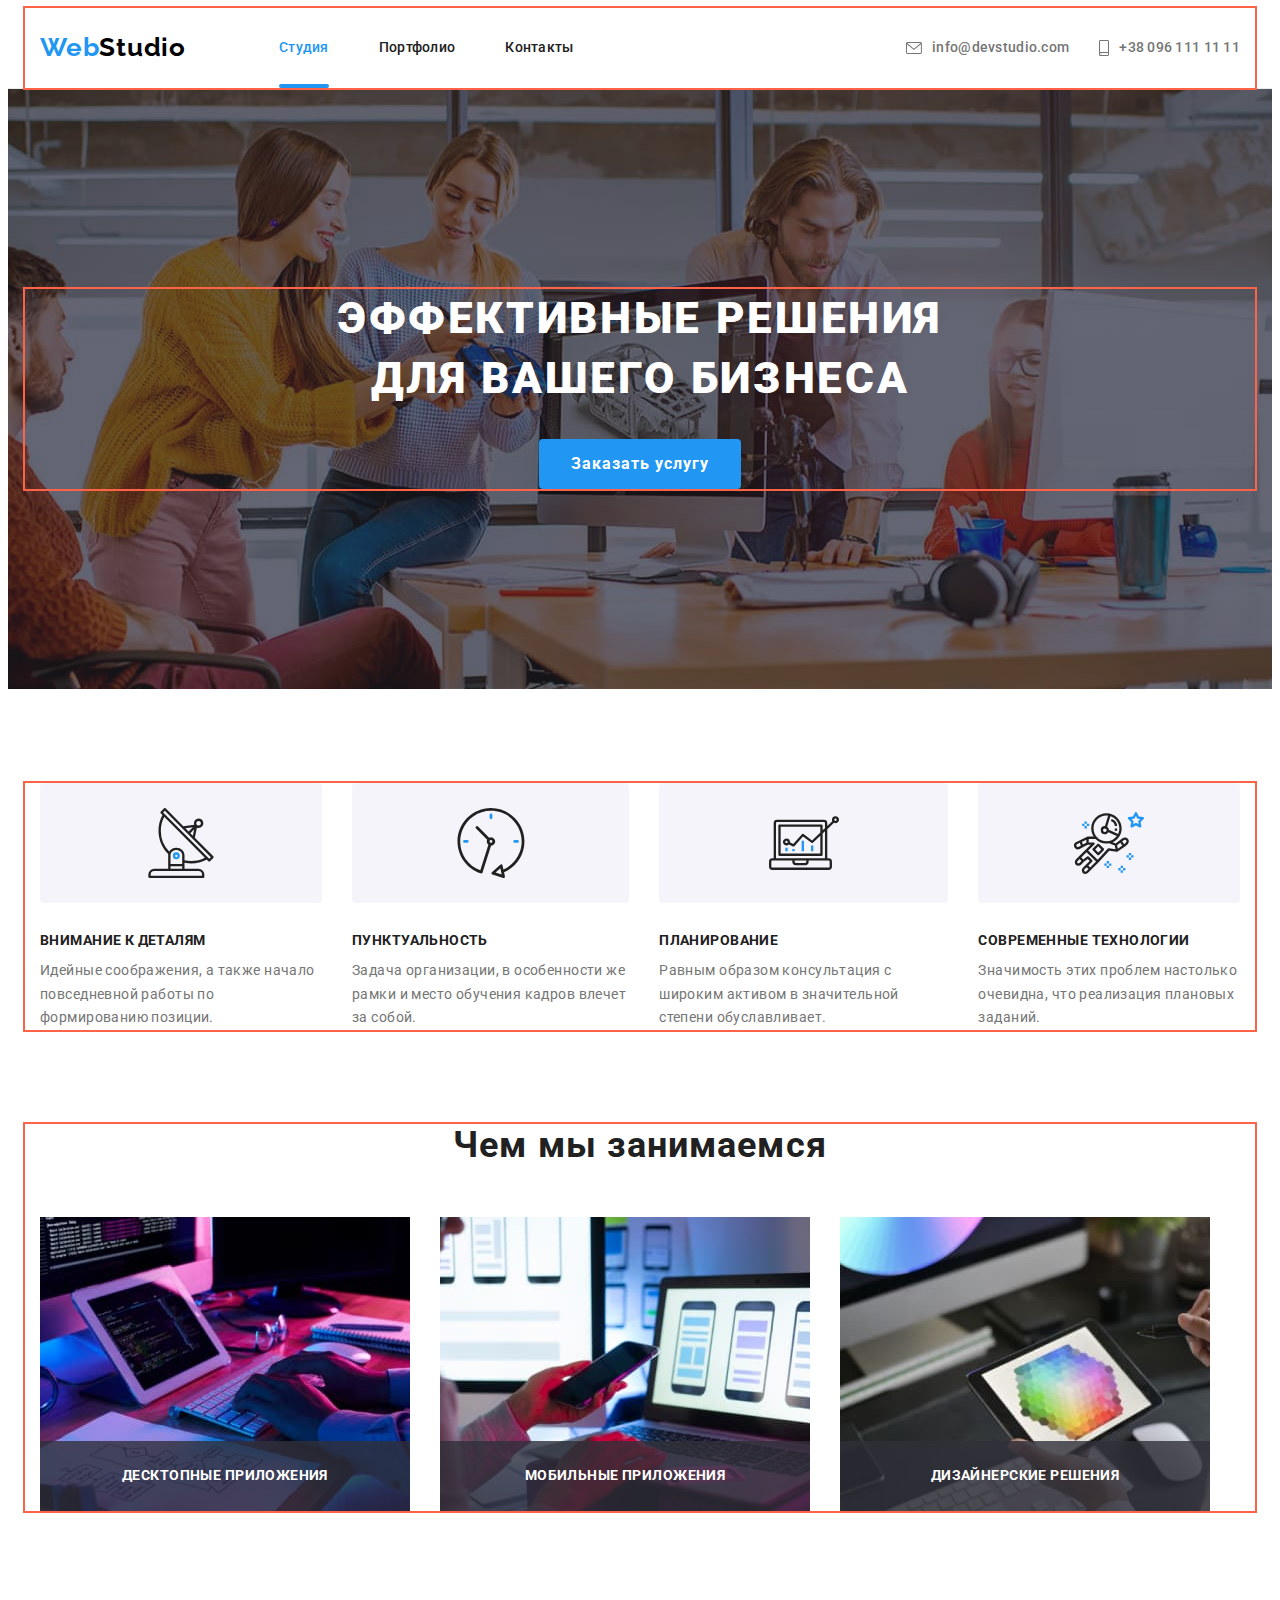
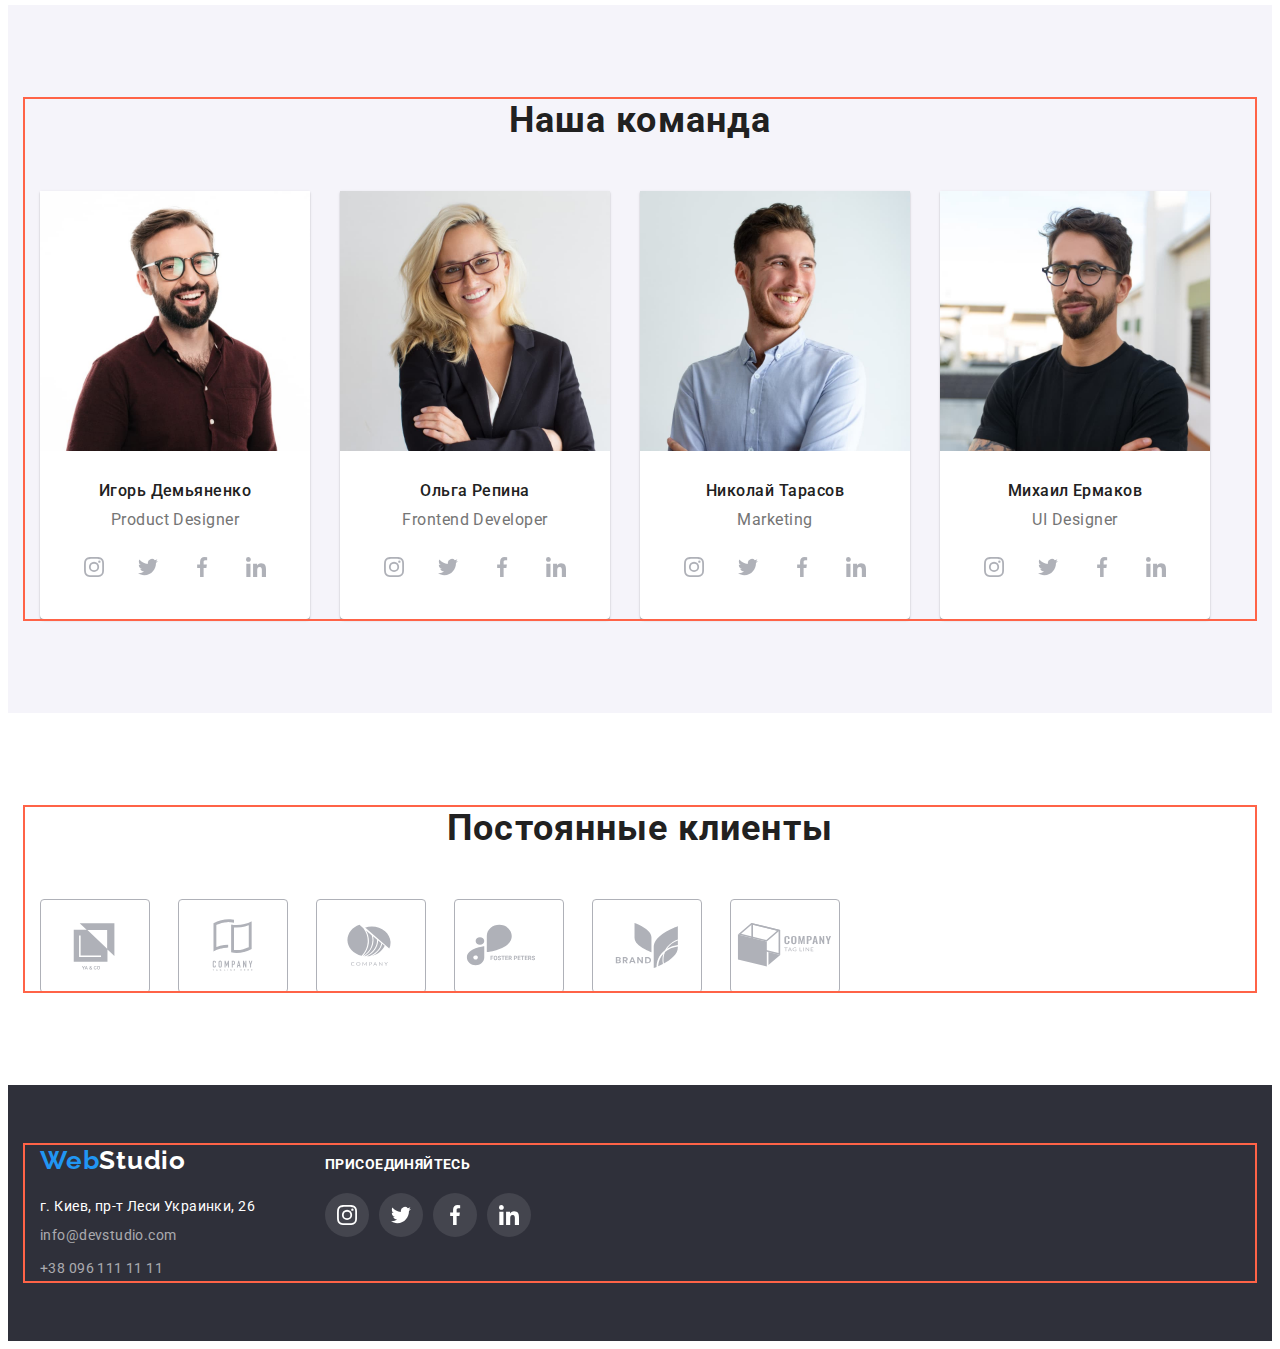
<file: index.html>
<!DOCTYPE html>
<html lang="ru">
  <head>
    <meta charset="UTF-8" />
    <meta http-equiv="X-UA-Compatible" content="IE=edge" />
    <meta name="viewport" content="width=device-width, initial-scale=1.0" />
    <link rel="preconnect" href="https://fonts.googleapis.com" />
    <link rel="preconnect" href="https://fonts.gstatic.com" crossorigin />
    <link
      href="https://fonts.googleapis.com/css2?family=Raleway:wght@700&family=Roboto:wght@400;500;700;900&display=swap"
      rel="stylesheet"
    />
    <link
      rel="stylesheet"
      href="https://cdnjs.cloudflare.com/ajax/libs/modern-normalize/1.1.0/modern-normalize.min.css"
      integrity="sha512-wpPYUAdjBVSE4KJnH1VR1HeZfpl1ub8YT/NKx4PuQ5NmX2tKuGu6U/JRp5y+Y8XG2tV+wKQpNHVUX03MfMFn9Q=="
      crossorigin="anonymous"
      referrerpolicy="no-referrer"
    />
    <title>Студия</title>
    <link rel="stylesheet" href="./css/styles.css" />
  </head>
  <body>
    <!-- Шапка сторінки-->
    <header class="header">
      <div class="container">
        <a href="./index.html" class="logo link">Web<span class="logo-header">Studio</span></a>
        <nav class="site-nav">
          <ul class="site-nav-list list">
            <li class="site-nav-item">
              <a href="./index.html" class="site-nav-link link current">Студия</a>
            </li>
            <li class="site-nav-item">
              <a href="./portfolio.html" class="site-nav-link link">Портфолио</a>
            </li>
            <li class="site-nav-item">
              <a href="/Контакты" class="site-nav-link link">Контакты</a>
            </li>
          </ul>
        </nav>
        <ul class="adrress-header list">
          <li class="adrress-header-item">
            <a href="mailto:info@devstudio.com" class="adrress-header-link link"
              ><svg class="icon-header" width="16" height="12">
                <use href="./images/icons.svg#icon-envelope"></use></svg
              >info@devstudio.com</a
            >
          </li>
          <li class="adrress-header-item">
            <a href="tel:+380961111111" class="adrress-header-link link"
              ><svg class="icon-header" width="10" height="16">
                <use href="./images/icons.svg#icon-smartphone"></use></svg
              >+38 096 111 11 11</a
            >
          </li>
        </ul>
      </div>
    </header>

    <!-- основний блок -->
    <main>
      <!-- баннер -->
      <section class="hero">
        <div class="container">
          <h1 class="hero-title">Эффективные решения для вашего бизнеса</h1>
          <button type="button" class="hero-btn" data-modal-open>Заказать услугу</button>
        </div>
      </section>

      <!-- Особенности -->
      <section class="specialty">
        <div class="container">
          <h2 class="visually-hidden">Особенности</h2>
          <ul class="specialty-list list">
            <li class="specialty-item">
              <div class="speciality-bg">
                <svg class="speciality-icon" width="70" height="70">
                  <use href="./images/icons.svg#icon-antenna"></use>
                </svg>
              </div>
              <h3 class="specialty-title">Внимание к деталям</h3>
              <p class="specialty-text">
                Идейные соображения, &#1072; также начало повседневной работы по формированию
                позиции.
              </p>
            </li>
            <li class="specialty-item">
              <div class="speciality-bg">
                <svg class="speciality-icon" width="70" height="70">
                  <use href="./images/icons.svg#icon-clock"></use>
                </svg>
              </div>
              <h3 class="specialty-title">Пунктуальность</h3>
              <p class="specialty-text">
                Задача организации, в особенности же рамки и место обучения кадров влечет за собой.
              </p>
            </li>
            <li class="specialty-item">
              <div class="speciality-bg">
                <svg class="speciality-icon" width="70" height="70">
                  <use href="./images/icons.svg#icon-diagram"></use>
                </svg>
              </div>
              <h3 class="specialty-title">Планирование</h3>
              <p class="specialty-text">
                Равным образом консультация &#1089; широким активом в значительной степени
                обуславливает.
              </p>
            </li>
            <li class="specialty-item">
              <div class="speciality-bg">
                <svg class="speciality-icon" width="70" height="70">
                  <use href="./images/icons.svg#icon-astronaut"></use>
                </svg>
              </div>
              <h3 class="specialty-title">Современные технологии</h3>
              <p class="specialty-text">
                Значимость этих проблем настолько очевидна, что реализация плановых заданий.
              </p>
            </li>
          </ul>
        </div>
      </section>

      <!-- чем занимаемся -->
      <section class="our-work">
        <div class="container">
          <h2 class="our-work-title">Чем мы занимаемся</h2>
          <ul class="our-work-list list">
            <li class="our-work-item">
              <div class="our-work-thumb">
                <img
                  src="./images/adaptive-programming.jpg"
                  alt="десктопные приложения"
                  width="370"
                  height="294"
                />
                <h3 class="our-work-sub-title">Десктопные приложения</h3>
              </div>
            </li>
            <li class="our-work-item">
              <div class="our-work-thumb">
                <img
                  src="./images/mobile-application-development.jpg"
                  alt="создание мобильной версии"
                  width="370"
                  height="294"
                />
                <h3 class="our-work-sub-title">Мобильные приложения</h3>
              </div>
            </li>
            <li class="our-work-item">
              <div class="our-work-thumb">
                <img src="./images/design.jpg" alt="оформление" width="370" height="294" />
                <h3 class="our-work-sub-title">Дизайнерские решения</h3>
              </div>
            </li>
          </ul>
        </div>
      </section>

      <!-- наша команда -->
      <section class="team">
        <div class="container">
          <h2 class="team-title">Наша команда</h2>
          <ul class="team-list list">
            <li class="team-item">
              <img
                src="./images/photo-ihor-demyanenko.jpg"
                alt="Игорь Демьяненко"
                width="270"
                height="260"
              />
              <div class="name-specialty">
                <h3 class="team-name">Игорь Демьяненко</h3>
                <p lang="en" class="team-specialty">Product Designer</p>
                <ul class="teams-soc-list list">
                  <li class="teams-soc-item">
                    <a href="" class="teams-soc-link link">
                      <svg class="teams-soc-icon" width="20" height="20">
                        <use href="./images/icons.svg#icon-instagram"></use>
                      </svg>
                    </a>
                  </li>
                  <li class="teams-soc-item">
                    <a href="" class="teams-soc-link link"
                      ><svg class="teams-soc-icon" width="20" height="20">
                        <use href="./images/icons.svg#icon-twitter"></use></svg
                    ></a>
                  </li>
                  <li class="teams-soc-item">
                    <a href="" class="teams-soc-link link"
                      ><svg class="teams-soc-icon" width="20" height="20">
                        <use href="./images/icons.svg#icon-facebook"></use></svg
                    ></a>
                  </li>
                  <li class="teams-soc-item">
                    <a href="" class="teams-soc-link link"
                      ><svg class="teams-soc-icon" width="20" height="20">
                        <use href="./images/icons.svg#icon-linkedin"></use></svg
                    ></a>
                  </li>
                </ul>
              </div>
            </li>
            <li class="team-item">
              <img
                src="./images/photo-olga-repina.jpg"
                alt="Ольга Репина"
                width="270"
                height="260"
              />
              <div class="name-specialty">
                <h3 class="team-name">Ольга Репина</h3>
                <p lang="en" class="team-specialty">Frontend Developer</p>
                <ul class="teams-soc-list list">
                  <li class="teams-soc-item">
                    <a href="" class="teams-soc-link link">
                      <svg class="teams-soc-icon" width="20" height="20">
                        <use href="./images/icons.svg#icon-instagram"></use>
                      </svg>
                    </a>
                  </li>
                  <li class="teams-soc-item">
                    <a href="" class="teams-soc-link link"
                      ><svg class="teams-soc-icon" width="20" height="20">
                        <use href="./images/icons.svg#icon-twitter"></use></svg
                    ></a>
                  </li>
                  <li class="teams-soc-item">
                    <a href="" class="teams-soc-link link"
                      ><svg class="teams-soc-icon" width="20" height="20">
                        <use href="./images/icons.svg#icon-facebook"></use></svg
                    ></a>
                  </li>
                  <li class="teams-soc-item">
                    <a href="" class="teams-soc-link link"
                      ><svg class="teams-soc-icon" width="20" height="20">
                        <use href="./images/icons.svg#icon-linkedin"></use></svg
                    ></a>
                  </li>
                </ul>
              </div>
            </li>
            <li class="team-item">
              <img
                src="./images/photo-nikolai-tarasov.jpg"
                alt="Николай Тарасов"
                width="270"
                height="260"
              />
              <div class="name-specialty">
                <h3 class="team-name">Николай Тарасов</h3>
                <p lang="en" class="team-specialty">Marketing</p>
                <ul class="teams-soc-list list">
                  <li class="teams-soc-item">
                    <a href="" class="teams-soc-link link">
                      <svg class="teams-soc-icon" width="20" height="20">
                        <use href="./images/icons.svg#icon-instagram"></use>
                      </svg>
                    </a>
                  </li>
                  <li class="teams-soc-item">
                    <a href="" class="teams-soc-link link"
                      ><svg class="teams-soc-icon" width="20" height="20">
                        <use href="./images/icons.svg#icon-twitter"></use></svg
                    ></a>
                  </li>
                  <li class="teams-soc-item">
                    <a href="" class="teams-soc-link link"
                      ><svg class="teams-soc-icon" width="20" height="20">
                        <use href="./images/icons.svg#icon-facebook"></use></svg
                    ></a>
                  </li>
                  <li class="teams-soc-item">
                    <a href="" class="teams-soc-link link"
                      ><svg class="teams-soc-icon" width="20" height="20">
                        <use href="./images/icons.svg#icon-linkedin"></use></svg
                    ></a>
                  </li>
                </ul>
              </div>
            </li>
            <li class="team-item">
              <img
                src="./images/photo-mihail-ermakov.jpg"
                alt="Михаил Ермаков"
                width="270"
                height="260"
              />
              <div class="name-specialty">
                <h3 class="team-name">Михаил Ермаков</h3>
                <p lang="en" class="team-specialty">UI Designer</p>
                <ul class="teams-soc-list list">
                  <li class="teams-soc-item">
                    <a href="" class="teams-soc-link link">
                      <svg class="teams-soc-icon" width="20" height="20">
                        <use href="./images/icons.svg#icon-instagram"></use>
                      </svg>
                    </a>
                  </li>
                  <li class="teams-soc-item">
                    <a href="" class="teams-soc-link link"
                      ><svg class="teams-soc-icon" width="20" height="20">
                        <use href="./images/icons.svg#icon-twitter"></use></svg
                    ></a>
                  </li>
                  <li class="teams-soc-item">
                    <a href="" class="teams-soc-link link"
                      ><svg class="teams-soc-icon" width="20" height="20">
                        <use href="./images/icons.svg#icon-facebook"></use></svg
                    ></a>
                  </li>
                  <li class="teams-soc-item">
                    <a href="" class="teams-soc-link link"
                      ><svg class="teams-soc-icon" width="20" height="20">
                        <use href="./images/icons.svg#icon-linkedin"></use></svg
                    ></a>
                  </li>
                </ul>
              </div>
            </li>
          </ul>
        </div>
      </section>

      <!-- Постоянные клиенты -->
      <section class="clients">
        <div class="container">
          <h2 class="clients-title">Постоянные клиенты</h2>
          <ul class="clients-list list">
            <li class="clients-item">
              <a href="" class="clients-link link"
                ><svg class="clients-logo" width="106" height="60">
                  <use href="./images/icons.svg#icon-client-1"></use></svg
              ></a>
            </li>
            <li class="clients-item">
              <a href="" class="clients-link link"
                ><svg class="clients-logo" width="106" height="60">
                  <use href="./images/icons.svg#icon-client-2"></use></svg
              ></a>
            </li>
            <li class="clients-item">
              <a href="" class="clients-link link"
                ><svg class="clients-logo" width="106" height="60">
                  <use href="./images/icons.svg#icon-client-3"></use></svg
              ></a>
            </li>
            <li class="clients-item">
              <a href="" class="clients-link link"
                ><svg class="clients-logo" width="106" height="60">
                  <use href="./images/icons.svg#icon-client-4"></use></svg
              ></a>
            </li>
            <li class="clients-item">
              <a href="" class="clients-link link"
                ><svg class="clients-logo" width="106" height="60">
                  <use href="./images/icons.svg#icon-client-5"></use></svg
              ></a>
            </li>
            <li class="clients-item">
              <a href="" class="clients-link link"
                ><svg class="clients-logo" width="106" height="60">
                  <use href="./images/icons.svg#icon-client-6"></use></svg
              ></a>
            </li>
          </ul>
        </div>
      </section>
    </main>

    <!-- футер -->
    <footer class="footer">
      <div class="container">
        <div>
          <a href="./index.html" class="logo link">Web<span class="logo-footer">Studio</span></a>
          <address class="contacts">
            <ul class="contacts-list list">
              <li class="contacts-item">
                <a
                  href="https://www.google.com.ua/maps/place/%D0%B1%D1%83%D0%BB%D1%8C%D0%B2%D0%B0%D1%80+%D0%9B%D0%B5%D1%81%D1%96+%D0%A3%D0%BA%D1%80%D0%B0%D1%97%D0%BD%D0%BA%D0%B8,+26,+%D0%9A%D0%B8%D1%97%D0%B2,+02000/@50.4265841,30.5361971,17z/data=!4m13!1m7!3m6!1s0x40d4cf0e033ecbe9:0x57a4dffefec77da0!2z0LHRg9C70YzQstCw0YAg0JvQtdGB0ZYg0KPQutGA0LDRl9C90LrQuCwgMjYsINCa0LjRl9CyLCAwMjAwMA!3b1!8m2!3d50.4265807!4d30.5383858!3m4!1s0x40d4cf0e033ecbe9:0x57a4dffefec77da0!8m2!3d50.4265807!4d30.5383858?hl=uk"
                  target="_blank"
                  rel="noopener noreferrer"
                  class="address link"
                  >г. Киев, пр-т Леси Украинки, 26</a
                >
              </li>
              <li class="contacts-item">
                <a href="mailto:info@devstudio.com" class="footer-contacts link"
                  >info@devstudio.com</a
                >
              </li>
              <li class="contacts-item">
                <a href="tel:+380961111111" class="footer-contacts link">+38 096 111 11 11</a>
              </li>
            </ul>
          </address>
        </div>
        <div class="social">
          <p class="social-title">присоединяйтесь</p>
          <ul class="social-list list">
            <li class="social-list-item">
              <a href="" class="social-link link">
                <svg class="social-icon" width="20" height="20">
                  <use href="./images/icons.svg#icon-instagram"></use>
                </svg>
              </a>
            </li>
            <li class="social-list-item">
              <a href="" class="social-link link"
                ><svg class="social-icon" width="20" height="20">
                  <use href="./images/icons.svg#icon-twitter"></use></svg
              ></a>
            </li>
            <li class="social-list-item">
              <a href="" class="social-link link"
                ><svg class="social-icon" width="20" height="20">
                  <use href="./images/icons.svg#icon-facebook"></use></svg
              ></a>
            </li>
            <li class="social-list-item">
              <a href="" class="social-link link"
                ><svg class="social-icon" width="20" height="20">
                  <use href="./images/icons.svg#icon-linkedin"></use></svg
              ></a>
            </li>
          </ul>
        </div>
      </div>
    </footer>

    <!-- модальное окно -->
    <div class="backdrop is-hidden" data-modal>
      <div class="modal">
        <button type="button" class="modal-close-btn" data-modal-close>
          <svg class="modal-close-icon" width="18" height="18">
            <use href="./images/icons.svg#icon-close"></use>
          </svg>
        </button>
      </div>
    </div>

    <script src="./js/modal.js"></script>
  </body>
</html>
</file>
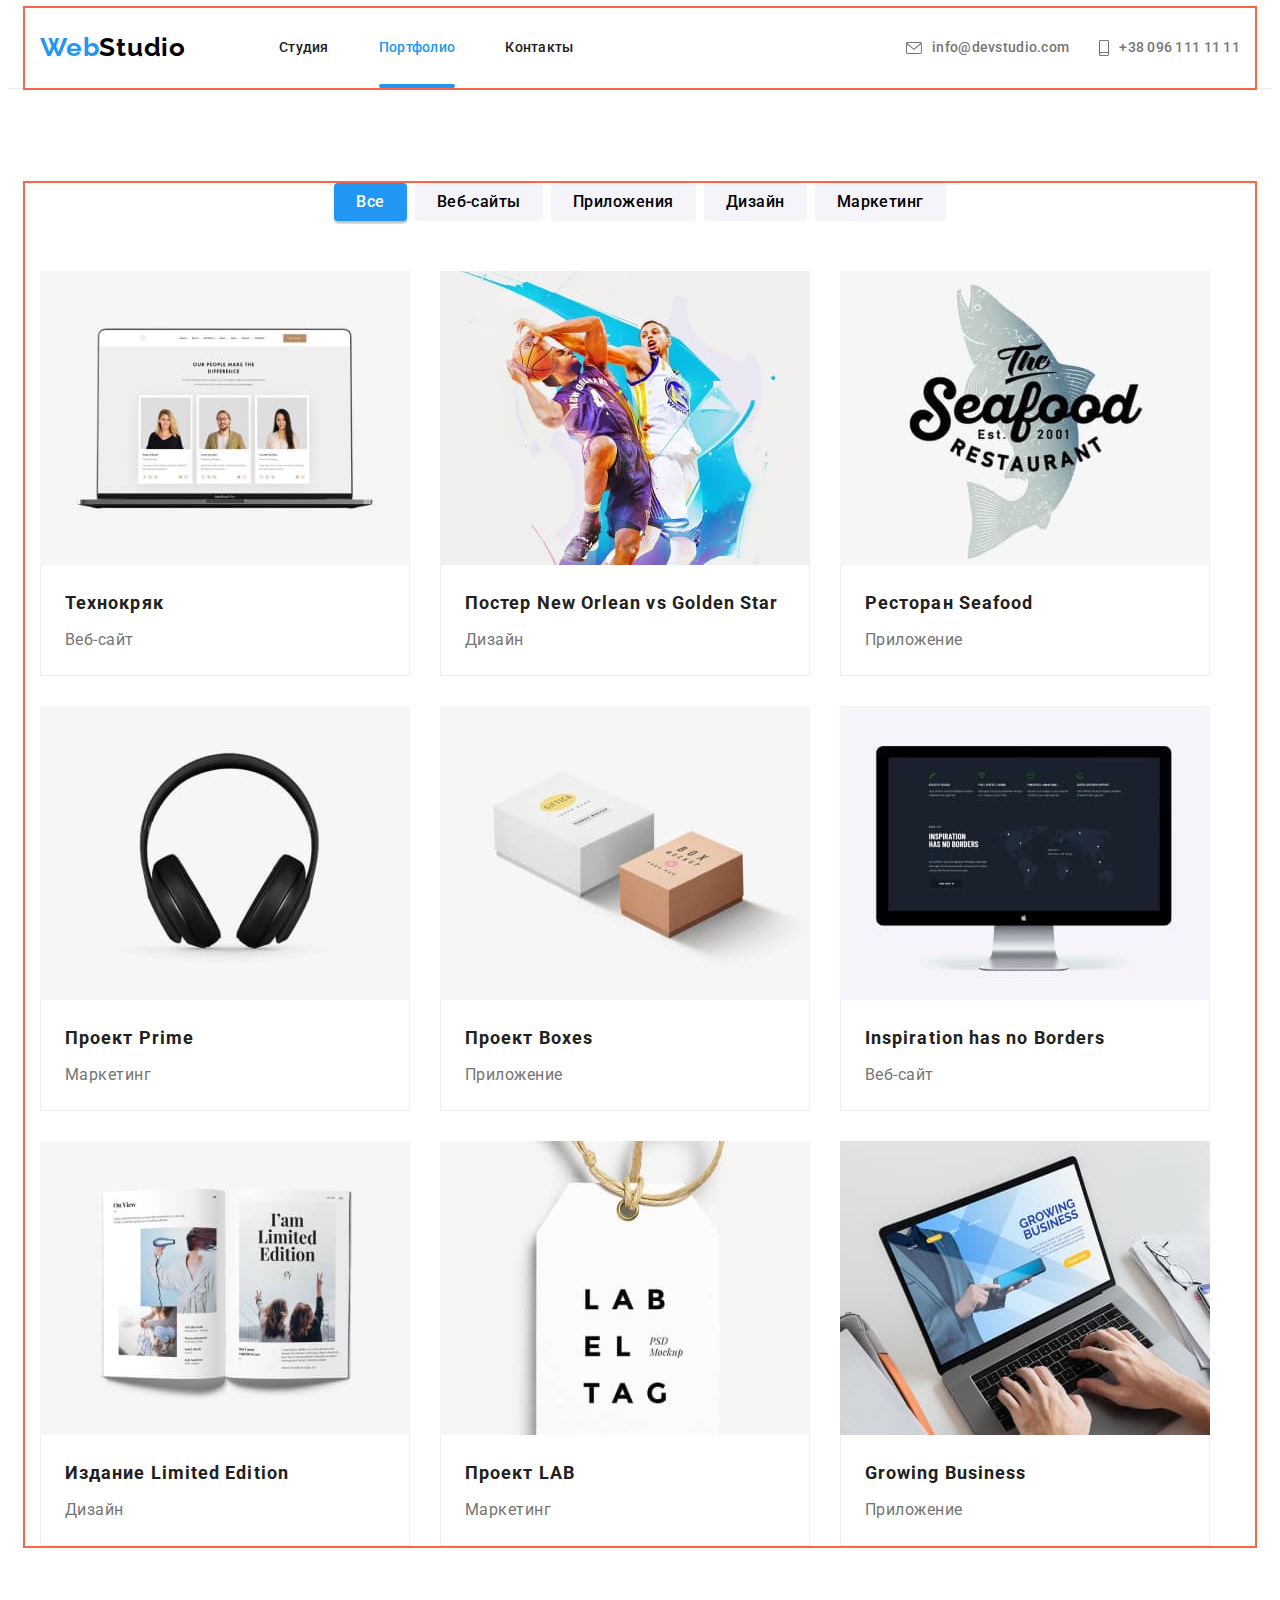
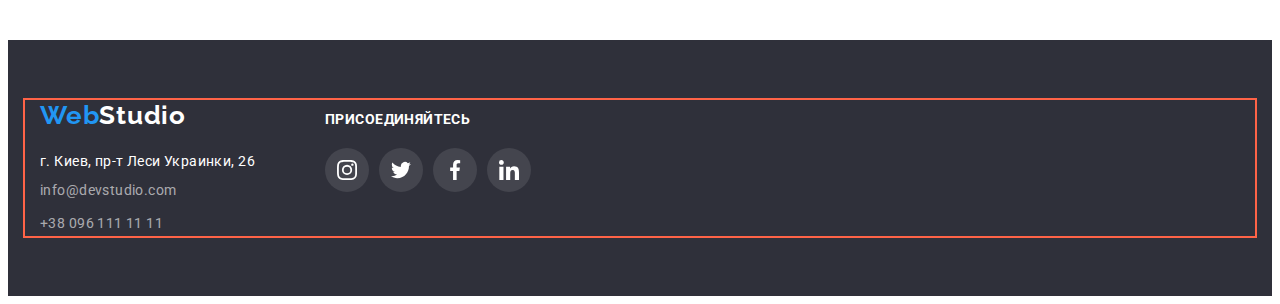
<file: portfolio.html>
<!DOCTYPE html>
<html lang="ru">
  <head>
    <meta charset="UTF-8" />
    <meta http-equiv="X-UA-Compatible" content="IE=edge" />
    <meta name="viewport" content="width=device-width, initial-scale=1.0" />
    <link rel="preconnect" href="https://fonts.googleapis.com" />
    <link rel="preconnect" href="https://fonts.gstatic.com" crossorigin />
    <link
      href="https://fonts.googleapis.com/css2?family=Raleway:wght@700&family=Roboto:wght@400;500;700;900&display=swap"
      rel="stylesheet"
    />
    <link
      rel="stylesheet"
      href="https://cdnjs.cloudflare.com/ajax/libs/modern-normalize/1.1.0/modern-normalize.min.css"
      integrity="sha512-wpPYUAdjBVSE4KJnH1VR1HeZfpl1ub8YT/NKx4PuQ5NmX2tKuGu6U/JRp5y+Y8XG2tV+wKQpNHVUX03MfMFn9Q=="
      crossorigin="anonymous"
      referrerpolicy="no-referrer"
    />
    <title>Студия</title>
    <link rel="stylesheet" href="./css/styles.css" />
  </head>
  <body>
    <!-- Шапка сторінки-->

    <header class="header">
      <div class="container">
        <a href="./index.html" class="logo link">Web<span class="logo-header">Studio</span></a>
        <nav class="site-nav">
          <ul class="site-nav-list list">
            <li class="site-nav-item">
              <a href="./index.html" class="site-nav-link link">Студия</a>
            </li>
            <li class="site-nav-item">
              <a href="./portfolio.html" class="site-nav-link link current">Портфолио</a>
            </li>
            <li class="site-nav-item">
              <a href="/Контакты" class="site-nav-link link">Контакты</a>
            </li>
          </ul>
        </nav>
        <ul class="adrress-header list">
          <li class="adrress-header-item">
            <a href="mailto:info@devstudio.com" class="adrress-header-link link"
              ><svg class="icon-header" width="16" height="12">
                <use href="./images/icons.svg#icon-envelope"></use></svg
              >info@devstudio.com</a
            >
          </li>
          <li class="adrress-header-item">
            <a href="tel:+380961111111" class="adrress-header-link link"
              ><svg class="icon-header" width="10" height="16">
                <use href="./images/icons.svg#icon-smartphone"></use></svg
              >+38 096 111 11 11</a
            >
          </li>
        </ul>
      </div>
    </header>

    <!-- main -->
    <main>
      <section class="filter">
        <div class="container">
          <h1 class="visually-hidden">Портфолио</h1>
          <ul class="filter-list list">
            <li class="filter-item">
              <button type="button" class="current-btn">Все</button>
            </li>
            <li class="filter-item"><button type="button" class="filter-btn">Веб-сайты</button></li>
            <li class="filter-item">
              <button type="button" class="filter-btn">Приложения</button>
            </li>
            <li class="filter-item"><button type="button" class="filter-btn">Дизайн</button></li>
            <li class="filter-item"><button type="button" class="filter-btn">Маркетинг</button></li>
          </ul>
          <ul class="portfolio-list list">
            <li class="portfolio-item">
              <a href="" class="portfolio-link link">
                <div class="portfolio-thumb">
                  <img
                    src="./images/website-tekhnokryak.jpg"
                    alt="главная страница сайта технокряк"
                    width="370"
                    height="294"
                  />
                  <div class="portfolio-overlay">
                    <p class="portfolio-sub-text">
                      Ресурс предлагает комплексные предложения с разным уровнем функционала и
                      сервисов. Все это позволит посетителю получить исчерпывающие сведения о
                      компании или частном лице.
                    </p>
                  </div>
                </div>
                <div class="poster">
                  <h2 class="portfolio-title">Технокряк</h2>
                  <p class="portfolio-text">Веб-сайт</p>
                </div>
              </a>
            </li>
            <li class="portfolio-item">
              <a href="" class="portfolio-link link">
                <div class="portfolio-thumb">
                  <img
                    src="./images/poster-orlean-vs-golden.jpg"
                    alt="постер игры New Orlean vs Golden Star"
                    width="370"
                    height="294"
                  />
                  <div class="portfolio-overlay">
                    <p class="portfolio-sub-text">
                      Ресурс предлагает комплексные предложения с разным уровнем функционала и
                      сервисов. Все это позволит посетителю получить исчерпывающие сведения о
                      компании или частном лице.
                    </p>
                  </div>
                </div>
                <div class="poster">
                  <h2 class="portfolio-title">
                    Постер <span lang="en">New Orlean vs Golden Star</span>
                  </h2>
                  <p class="portfolio-text">Дизайн</p>
                </div>
              </a>
            </li>
            <li class="portfolio-item">
              <a href="" class="portfolio-link link">
                <div class="portfolio-thumb">
                  <img
                    src="./images/logo-restaurant.jpg"
                    alt="логотип ресторана Seafood"
                    width="370"
                    height="294"
                  />
                  <div class="portfolio-overlay">
                    <p class="portfolio-sub-text">
                      Ресурс предлагает комплексные предложения с разным уровнем функционала и
                      сервисов. Все это позволит посетителю получить исчерпывающие сведения о
                      компании или частном лице.
                    </p>
                  </div>
                </div>
                <div class="poster">
                  <h2 class="portfolio-title">Ресторан <span lang="en">Seafood</span></h2>
                  <p class="portfolio-text">Приложение</p>
                </div>
              </a>
            </li>
            <li class="portfolio-item">
              <a href="" class="portfolio-link link">
                <div class="portfolio-thumb">
                  <img
                    src="./images/logo-prime.jpg"
                    alt="логотип проекта Prime"
                    width="370"
                    height="294"
                  />
                  <div class="portfolio-overlay">
                    <p class="portfolio-sub-text">
                      Ресурс предлагает комплексные предложения с разным уровнем функционала и
                      сервисов. Все это позволит посетителю получить исчерпывающие сведения о
                      компании или частном лице.
                    </p>
                  </div>
                </div>
                <div class="poster">
                  <h2 class="portfolio-title">Проект <span lang="en">Prime</span></h2>
                  <p class="portfolio-text">Маркетинг</p>
                </div>
              </a>
            </li>
            <li class="portfolio-item">
              <a href="" class="portfolio-link link">
                <div class="portfolio-thumb">
                  <img
                    src="./images/project-boxes.jpg"
                    alt="логотип проекта Boxes"
                    width="370"
                    height="294"
                  />
                  <div class="portfolio-overlay">
                    <p class="portfolio-sub-text">
                      Ресурс предлагает комплексные предложения с разным уровнем функционала и
                      сервисов. Все это позволит посетителю получить исчерпывающие сведения о
                      компании или частном лице.
                    </p>
                  </div>
                </div>
                <div class="poster">
                  <h2 class="portfolio-title">Проект <span lang="en">Boxes</span></h2>
                  <p class="portfolio-text">Приложение</p>
                </div>
              </a>
            </li>
            <li class="portfolio-item">
              <a href="" class="portfolio-link link">
                <div class="portfolio-thumb">
                  <img
                    src="./images/website-inspiration.jpg"
                    alt="главная страница сайта Inspiration has no Borders"
                    width="370"
                    height="294"
                  />
                  <div class="portfolio-overlay">
                    <p class="portfolio-sub-text">
                      Ресурс предлагает комплексные предложения с разным уровнем функционала и
                      сервисов. Все это позволит посетителю получить исчерпывающие сведения о
                      компании или частном лице.
                    </p>
                  </div>
                </div>
                <div class="poster">
                  <h2 class="portfolio-title" lang="en">Inspiration has no Borders</h2>
                  <p class="portfolio-text">Веб-сайт</p>
                </div>
              </a>
            </li>
            <li class="portfolio-item">
              <a href="" class="portfolio-link link">
                <div class="portfolio-thumb">
                  <img
                    src="./images/design-limited-edition.jpg"
                    alt="страницы журнала издания Limited Edition"
                    width="370"
                    height="294"
                  />
                  <div class="portfolio-overlay">
                    <p class="portfolio-sub-text">
                      Ресурс предлагает комплексные предложения с разным уровнем функционала и
                      сервисов. Все это позволит посетителю получить исчерпывающие сведения о
                      компании или частном лице.
                    </p>
                  </div>
                </div>
                <div class="poster">
                  <h2 class="portfolio-title">Издание <span lang="en">Limited Edition</span></h2>
                  <p class="portfolio-text">Дизайн</p>
                </div>
              </a>
            </li>
            <li class="portfolio-item">
              <a href="" class="portfolio-link link">
                <div class="portfolio-thumb">
                  <img
                    src="./images/project-lab.jpg"
                    alt="логотип проекта LAB"
                    width="370"
                    height="294"
                  />
                  <div class="portfolio-overlay">
                    <p class="portfolio-sub-text">
                      Ресурс предлагает комплексные предложения с разным уровнем функционала и
                      сервисов. Все это позволит посетителю получить исчерпывающие сведения о
                      компании или частном лице.
                    </p>
                  </div>
                </div>
                <div class="poster">
                  <h2 class="portfolio-title">Проект <span lang="en">LAB</span></h2>
                  <p class="portfolio-text">Маркетинг</p>
                </div>
              </a>
            </li>
            <li class="portfolio-item">
              <a href="" class="portfolio-link link">
                <div class="portfolio-thumb">
                  <img
                    src="./images/growing-business.jpg"
                    alt="постер додатка Growing Business"
                    width="370"
                    height="294"
                  />
                  <div class="portfolio-overlay">
                    <p class="portfolio-sub-text">
                      Ресурс предлагает комплексные предложения с разным уровнем функционала и
                      сервисов. Все это позволит посетителю получить исчерпывающие сведения о
                      компании или частном лице.
                    </p>
                  </div>
                </div>
                <div class="poster">
                  <h2 class="portfolio-title" lang="en">Growing Business</h2>
                  <p class="portfolio-text">Приложение</p>
                </div>
              </a>
            </li>
          </ul>
        </div>
      </section>
    </main>

    <!-- футер -->
    <footer class="footer">
      <div class="container">
        <div>
          <a href="./index.html" class="logo link">Web<span class="logo-footer">Studio</span></a>
          <address class="contacts">
            <ul class="contacts-list list">
              <li class="contacts-item">
                <a
                  href="https://www.google.com.ua/maps/place/%D0%B1%D1%83%D0%BB%D1%8C%D0%B2%D0%B0%D1%80+%D0%9B%D0%B5%D1%81%D1%96+%D0%A3%D0%BA%D1%80%D0%B0%D1%97%D0%BD%D0%BA%D0%B8,+26,+%D0%9A%D0%B8%D1%97%D0%B2,+02000/@50.4265841,30.5361971,17z/data=!4m13!1m7!3m6!1s0x40d4cf0e033ecbe9:0x57a4dffefec77da0!2z0LHRg9C70YzQstCw0YAg0JvQtdGB0ZYg0KPQutGA0LDRl9C90LrQuCwgMjYsINCa0LjRl9CyLCAwMjAwMA!3b1!8m2!3d50.4265807!4d30.5383858!3m4!1s0x40d4cf0e033ecbe9:0x57a4dffefec77da0!8m2!3d50.4265807!4d30.5383858?hl=uk"
                  target="_blank"
                  rel="noopener noreferrer"
                  class="address link"
                  >г. Киев, пр-т Леси Украинки, 26</a
                >
              </li>
              <li class="contacts-item">
                <a href="mailto:info@devstudio.com" class="footer-contacts link"
                  >info@devstudio.com</a
                >
              </li>
              <li class="contacts-item">
                <a href="tel:+380961111111" class="footer-contacts link">+38 096 111 11 11</a>
              </li>
            </ul>
          </address>
        </div>
        <div class="social">
          <p class="social-title">присоединяйтесь</p>
          <ul class="social-list list">
            <li class="social-list-item">
              <a href="" class="social-link link">
                <svg class="social-icon" width="20" height="20">
                  <use href="./images/icons.svg#icon-instagram"></use>
                </svg>
              </a>
            </li>
            <li class="social-list-item">
              <a href="" class="social-link link"
                ><svg class="social-icon" width="20" height="20">
                  <use href="./images/icons.svg#icon-twitter"></use></svg
              ></a>
            </li>
            <li class="social-list-item">
              <a href="" class="social-link link"
                ><svg class="social-icon" width="20" height="20">
                  <use href="./images/icons.svg#icon-facebook"></use></svg
              ></a>
            </li>
            <li class="social-list-item">
              <a href="" class="social-link link"
                ><svg class="social-icon" width="20" height="20">
                  <use href="./images/icons.svg#icon-linkedin"></use></svg
              ></a>
            </li>
          </ul>
        </div>
      </div>
    </footer>
  </body>
</html>
</file>
<file: css/styles.css>
:root {
  --accent-color: #2196f3;
  --primary-text-color: #212121;
  --secondary-text-color: #757575;
  --address-footer-color: rgba(255, 255, 255, 0.6);
  --title-bg-color: #ffffff;
  --logo-color: #afb1b8;
  --function-cubic: cubic-bezier(0.4, 0, 0.2, 1);
}

p,
h1,
h2,
h3,
h4,
h5,
h6 {
  margin: 0;
}

ul {
  margin: 0;
  padding-left: 0;
}

body {
  font-family: Roboto, sans-serif;
  color: var(--primary-text-color);
  background-color: var(--title-bg-color);
}

.link {
  text-decoration: none;
}

.list {
  list-style: none;
}

.visually-hidden {
  position: absolute;
  white-space: nowrap;
  width: 1px;
  height: 1px;
  overflow: hidden;
  border: 0;
  padding: 0;
  clip: rect(0 0 0 0);
  clip-path: inset(50%);
  margin: -1px;
}

/* ------Container------- */

.container {
  margin-left: auto;
  margin-right: auto;
  padding-left: 15px;
  padding-right: 15px;
  width: 1200px;
  outline: 2px solid tomato;
}
/* ------Header----- */

.header {
  border-bottom: 1px solid #ececec;
}

.header .container {
  display: flex;
  align-items: center;
}

.logo {
  margin-right: 93px;
  padding-top: 24px;
  padding-bottom: 25px;

  color: var(--accent-color);
  font-family: 'Raleway', sans-serif;
  font-weight: 700;
  font-size: 26px;
  line-height: 1.19;
  letter-spacing: 0.03em;
}

.logo-header {
  color: #000000;
}

.site-nav-list {
  display: flex;
}

.site-nav-item:not(:last-child) {
  margin-right: 50px;
}

.site-nav-link,
.adrress-header-link {
  display: block;
  padding-top: 32px;
  padding-bottom: 32px;

  transition: color 250ms var(--function-cubic);

  color: var(--primary-tex-color);
  font-weight: 500;
  font-size: 14px;
  line-height: 1.14;
  letter-spacing: 0.02em;
}

.site-nav-link:hover,
.site-nav-link:focus {
  color: var(--accent-color);
}

.site-nav-link.current {
  color: var(--accent-color);
}

.current {
  position: relative;
}

.current::after {
  content: '';
  display: block;
  position: absolute;
  bottom: 0;
  width: 100%;
  height: 4px;
  background-color: var(--accent-color);
  border-radius: 2px;
}

.adrress-header {
  display: flex;
  margin-left: auto;
}

.adrress-header-item {
  color: var(--secondary-text-color);
}

.adrress-header-item + .adrress-header-item {
  margin-left: 30px;
}

.adrress-header-link {
  display: flex;
  align-items: center;
  color: var(--secondary-text-color);
}

.adrress-header-link:hover,
.adrress-header-link:focus {
  color: var(--accent-color);
}

.icon-header {
  margin-right: 10px;
  fill: currentColor;
}

/* -------Hero------- */

.hero {
  margin-left: auto;
  margin-right: auto;
  padding-top: 200px;
  padding-bottom: 200px;
  max-width: 1600px;

  background-color: #c4c4c4;
  background-image: linear-gradient(rgba(47, 48, 58, 0.4), rgba(47, 48, 58, 0.4)),
    url(../images/banner-hero.jpg);
  background-repeat: no-repeat;
  background-position: center;
  text-align: center;
}

.hero-title {
  max-width: 696px;
  margin-bottom: 30px;
  margin-left: auto;
  margin-right: auto;

  color: var(--title-bg-color);
  font-weight: 900;
  font-size: 44px;
  line-height: 1.36;
  letter-spacing: 0.06em;
  text-transform: uppercase;
}

.hero-btn {
  min-width: 200px;
  height: 50px;
  padding: 10px 32px;

  transition: background-color 250ms var(--function-cubic);
  font-family: inherit;
  cursor: pointer;
  font-weight: 700;
  font-size: 16px;
  line-height: 1.88;
  letter-spacing: 0.06em;

  color: var(--title-bg-color);
  background-color: var(--accent-color);
  box-shadow: 0px 4px 4px rgba(0, 0, 0, 0.15);
  border: 0;
  border-radius: 4px;
  border-color: transparent;
}

.hero-btn:hover,
.hero-btn:focus {
  background-color: #188ce8;
}

/* ------specialty------- */

.specialty {
  padding-top: 94px;
  padding-bottom: 94px;
}

.specialty-list {
  display: flex;
}

.specialty-item {
  width: calc((100%-90px) / 4);
  margin-right: 30px;
}

.specialty-item:last-child {
  margin-right: 0;
}

.speciality-bg {
  display: flex;
  align-items: center;
  justify-content: center;
  margin-bottom: 30px;

  width: 100%;
  height: 120px;
  background-color: #f5f4fa;
  border-radius: 4px;
}

.specialty-title {
  margin-bottom: 10px;

  font-size: 14px;
  line-height: 1.14;
  letter-spacing: 0.03em;
  text-transform: uppercase;
}

.specialty-text {
  font-size: 14px;
  line-height: 1.71;
  letter-spacing: 0.03em;
  color: var(--secondary-text-color);
}

/* ---------our work------- */

.our-work {
  padding-bottom: 94px;
}

.our-work-title {
  margin-bottom: 50px;
  margin-left: auto;
  margin-right: auto;

  font-size: 36px;
  line-height: 1.17;
  letter-spacing: 0.03em;
  text-align: center;
}

.our-work-list {
  display: flex;
}

.our-work-list img {
  display: block;
  max-width: 100%;
  height: auto;
}

.our-work-item:not(:last-child) {
  margin-right: 30px;
}

.our-work-thumb {
  position: relative;
}

.our-work-sub-title {
  position: absolute;
  display: flex;
  align-items: center;
  justify-content: center;
  width: 100%;
  height: 70px;
  bottom: 0;
  left: 0;

  font-size: 14px;
  line-height: 1.14;
  text-align: center;
  letter-spacing: 0.03em;
  text-transform: uppercase;
  background-color: rgba(47, 48, 58, 0.8);
  color: var(--title-bg-color);
}

/* ---------team--------- */

.team {
  padding-top: 94px;
  padding-bottom: 94px;

  background-color: #f5f4fa;
  text-align: center;
}

.team-title {
  margin-left: auto;
  margin-right: auto;
  margin-bottom: 50px;

  font-size: 36px;
  line-height: 1.17;
  letter-spacing: 0.03em;
}

.team-list {
  display: flex;
}

.team-list img {
  display: block;
  max-width: 100%;
  height: auto;
}

.team-item {
  width: calc((100%-90px) / 4);
  margin-right: 30px;

  background-color: var(--title-bg-color);
  box-shadow: 0px 1px 3px rgba(0, 0, 0, 0.12), 0px 1px 1px rgba(0, 0, 0, 0.14),
    0px 2px 1px rgba(0, 0, 0, 0.2);
  border-radius: 0px 0px 4px 4px;
}

.team-item:last-child {
  margin-right: 0;
}

.team-name {
  margin-bottom: 10px;

  font-weight: 500;
  font-size: 16px;
  line-height: 1.19;
  letter-spacing: 0.03em;
}

.team-specialty {
  margin-bottom: 16px;

  color: var(--secondary-text-color);
  font-size: 16px;
  line-height: 1.19;
  letter-spacing: 0.03em;
}

.name-specialty {
  padding: 30px 32px;
}

.teams-soc-list {
  display: flex;
  justify-content: center;
}

.teams-soc-item {
  width: 44px;
  height: 44px;
  margin-right: 10px;
}

.teams-soc-item:last-child {
  margin-right: 0;
}

.teams-soc-link {
  display: flex;
  align-items: center;
  justify-content: center;
  width: 100%;
  height: 100%;
  transition: background-color 250ms var(--function-cubic), color 250ms var(--function-cubic);

  background-color: var(--title-bg-color);
  color: var(--logo-color);
  border-radius: 50%;
}

.teams-soc-icon {
  fill: currentColor;
}

.teams-soc-link:hover,
.teams-soc-link:focus {
  background-color: var(--accent-color);
  color: var(--title-bg-color);
}

/* --------clients--------- */

.clients {
  padding-top: 94px;
  padding-bottom: 94px;
}

.clients-title {
  margin-bottom: 50px;

  font-size: 36px;
  line-height: 1.17;
  text-align: center;
  letter-spacing: 0.03em;
}

.clients-list {
  display: flex;
}

.clients-item {
  width: calc((100%-150px) / 6);
  height: 92px;
}

.clients-item:not(:last-child) {
  margin-right: 30px;
}

.clients-link {
  display: flex;
  align-items: center;
  justify-content: center;
  width: 100%;
  height: 100%;
  transition: color 250ms var(--function-cubic), border 250ms var(--function-cubic);

  outline: transparent;
  color: var(--logo-color);
  border: 1px solid var(--logo-color);
  border-radius: 4px;
}

.clients-link:hover,
.clients-link:focus {
  color: var(--accent-color);
  border: 1px solid var(--accent-color);
}

.clients-logo {
  fill: currentColor;
}

/* -------footer------ */

.footer {
  padding-top: 60px;
  padding-bottom: 60px;

  background-color: #2f303a;
}

.footer .logo {
  display: block;
  padding-top: 0;
  padding-bottom: 0;
  margin-right: 0;
  margin-bottom: 20px;
}

.logo-footer {
  color: var(--title-bg-color);
}

.contacts {
  font-style: normal;
}

.contacts-item:not(:last-child) {
  margin-bottom: 9px;
}

.address {
  color: var(--title-bg-color);
  font-size: 14px;
  line-height: 1.71x;
  letter-spacing: 0.03em;
}

.footer-contacts {
  color: var(--address-footer-color);
  font-size: 14px;
  line-height: 1.71;
  letter-spacing: 0.03em;
}

.contacts .link {
  transition: color 250ms var(--function-cubic);
}

.contacts .link:hover,
.contacts .link:focus {
  color: var(--accent-color);
}

.footer .container {
  display: flex;
  align-items: baseline;
}

.social {
  margin-left: 70px;
}

.social-title {
  margin-bottom: 20px;
  font-weight: 700;
  font-size: 14px;
  line-height: 1.14;
  letter-spacing: 0.03em;
  text-transform: uppercase;
  color: var(--title-bg-color);
}

.social-list {
  display: flex;
}

.social-list-item {
  width: 44px;
  height: 44px;
  margin-right: 10px;
}

.social-list-item:last-child {
  margin-right: 0;
}

.social-link {
  display: flex;
  align-items: center;
  justify-content: center;
  width: 100%;
  height: 100%;
  transition: background-color 250ms var(--function-cubic);

  background-color: rgba(255, 255, 255, 0.1);
  color: var(--title-bg-color);
  border-radius: 50%;
}

.social-icon {
  fill: currentColor;
}

.social-link:hover,
.social-link:focus {
  background-color: var(--accent-color);
}

/* -------modal---------- */

.backdrop {
  position: fixed;
  top: 0;
  left: 0;

  width: 100%;
  height: 100%;

  background: rgba(0, 0, 0, 0.2);
  transition: opacity 250ms var(--function-cubic), visibility 250ms var(--function-cubic);
}

.backdrop.is-hidden .modal {
  transform: translate(-50%, -50%) scale(1.25);
}

.backdrop.is-hidden {
  opacity: 0;
  pointer-events: none;
  visibility: hidden;
}

.modal {
  position: absolute;
  top: 50%;
  left: 50%;
  transform: translate(-50%, -50%) scale(1);

  width: 528px;
  min-height: 581px;

  background: var(--title-bg-color);
  box-shadow: 0px 1px 3px rgba(0, 0, 0, 0.12), 0px 1px 1px rgba(0, 0, 0, 0.14),
    0px 2px 1px rgba(0, 0, 0, 0.2);
  border-radius: 4px;

  transition: transform 250ms var(--function-cubic);
}

.modal-close-btn {
  position: absolute;
  display: flex;
  align-items: center;
  justify-content: center;
  right: 8px;
  top: 8px;
  padding: 0;

  width: 30px;
  height: 30px;
  transition: color 250ms var(--function-cubic);

  cursor: pointer;
  background-color: var(--title-bg-color);
  border: 1px solid rgba(0, 0, 0, 0.1);
  border-radius: 50%;
}

.modal-close-btn:hover,
.modal-close-btn:focus {
  color: var(--accent-color);
}

.modal-close-icon {
  fill: currentColor;
}

/* ------portfolio------- */

.filter {
  padding-top: 94px;
  padding-bottom: 94px;
}

.current-btn {
  padding: 6px 22px;
  font-family: inherit;
  cursor: pointer;
  font-weight: 500;
  font-size: 16px;
  line-height: 1.62;
  letter-spacing: 0.03em;
  color: var(--title-bg-color);
  background-color: var(--accent-color);
  box-shadow: 0px 3px 1px rgba(0, 0, 0, 0.1), 0px 1px 2px rgba(0, 0, 0, 0.08),
    0px 2px 2px rgba(0, 0, 0, 0.12);
  border-radius: 4px;
  border: 0;
  border-color: transparent;
}

.filter-btn {
  padding: 6px 22px;
  display: block;
  font-family: inherit;
  cursor: pointer;
  transition: background-color 250ms var(--function-cubic), color 250ms var(--function-cubic),
    box-shadow 250ms var(--function-cubic);

  font-weight: 500;
  font-size: 16px;
  line-height: 1.62;
  letter-spacing: 0.03em;
  background-color: #f5f4fa;

  border-radius: 4px;
  border: 0;
}

.filter-list {
  display: flex;
  justify-content: center;
  margin-bottom: 50px;
}

.filter-item:not(:last-child) {
  margin-right: 8px;
}

.filter-btn:hover,
.filter-btn:focus {
  color: #ffffff;
  background-color: var(--accent-color);
  box-shadow: 0px 3px 1px rgba(0, 0, 0, 0.1), 0px 1px 2px rgba(0, 0, 0, 0.08),
    0px 2px 2px rgba(0, 0, 0, 0.12);
}

.portfolio-list {
  display: flex;
  flex-wrap: wrap;
}

.portfolio-list img {
  display: block;
  max-width: 100%;
  height: auto;
}

.portfolio-item {
  width: 370px;
  margin-right: 30px;
  margin-bottom: 30px;
}

.portfolio-item:nth-child(3n) {
  margin-right: 0;
}

.portfolio-item:nth-last-child(-n + 3) {
  margin-bottom: 0;
}

.portfolio-link {
  display: block;
  transition: box-shadow 250ms var(--function-cubic);
}

.portfolio-link:hover,
.portfolio-link:focus {
  box-shadow: 0px 1px 1px rgba(0, 0, 0, 0.12), 0px 4px 4px rgba(0, 0, 0, 0.06),
    1px 4px 6px rgba(0, 0, 0, 0.16);
}

.poster {
  padding: 20px 24px;
  border: 1px solid #eeeeee;
  border-top: 0;
}

.portfolio-title {
  margin-bottom: 4px;

  color: var(--primary-text-color);
  font-size: 18px;
  line-height: 2;
  letter-spacing: 0.06em;
}

.portfolio-text {
  color: var(--secondary-text-color);
  font-size: 16px;
  line-height: 1.88;
  letter-spacing: 0.03em;
}

.portfolio-thumb {
  position: relative;
  overflow: hidden;
}

.portfolio-overlay {
  position: absolute;
  top: 0;
  left: 0;
  width: 100%;
  height: 100%;

  transform: translateY(100%);
  transition: opacity 250ms var(--function-cubic), transform 250ms var(--function-cubic);
  background-color: rgba(33, 150, 243, 0.9);
  opacity: 0;
}

.portfolio-link:hover .portfolio-overlay,
.portfolio-link:focus .portfolio-overlay {
  opacity: 1;
  transform: translateY(0);
}

.portfolio-sub-text {
  position: absolute;
  top: 0;
  left: 0;
  padding: 63px 24px;
  transition: opacity 250ms var(--function-cubic);

  font-size: 18px;
  line-height: 1.56;
  letter-spacing: 0.03em;
  color: var(--title-bg-color);
  overflow: auto;
}
</file>
